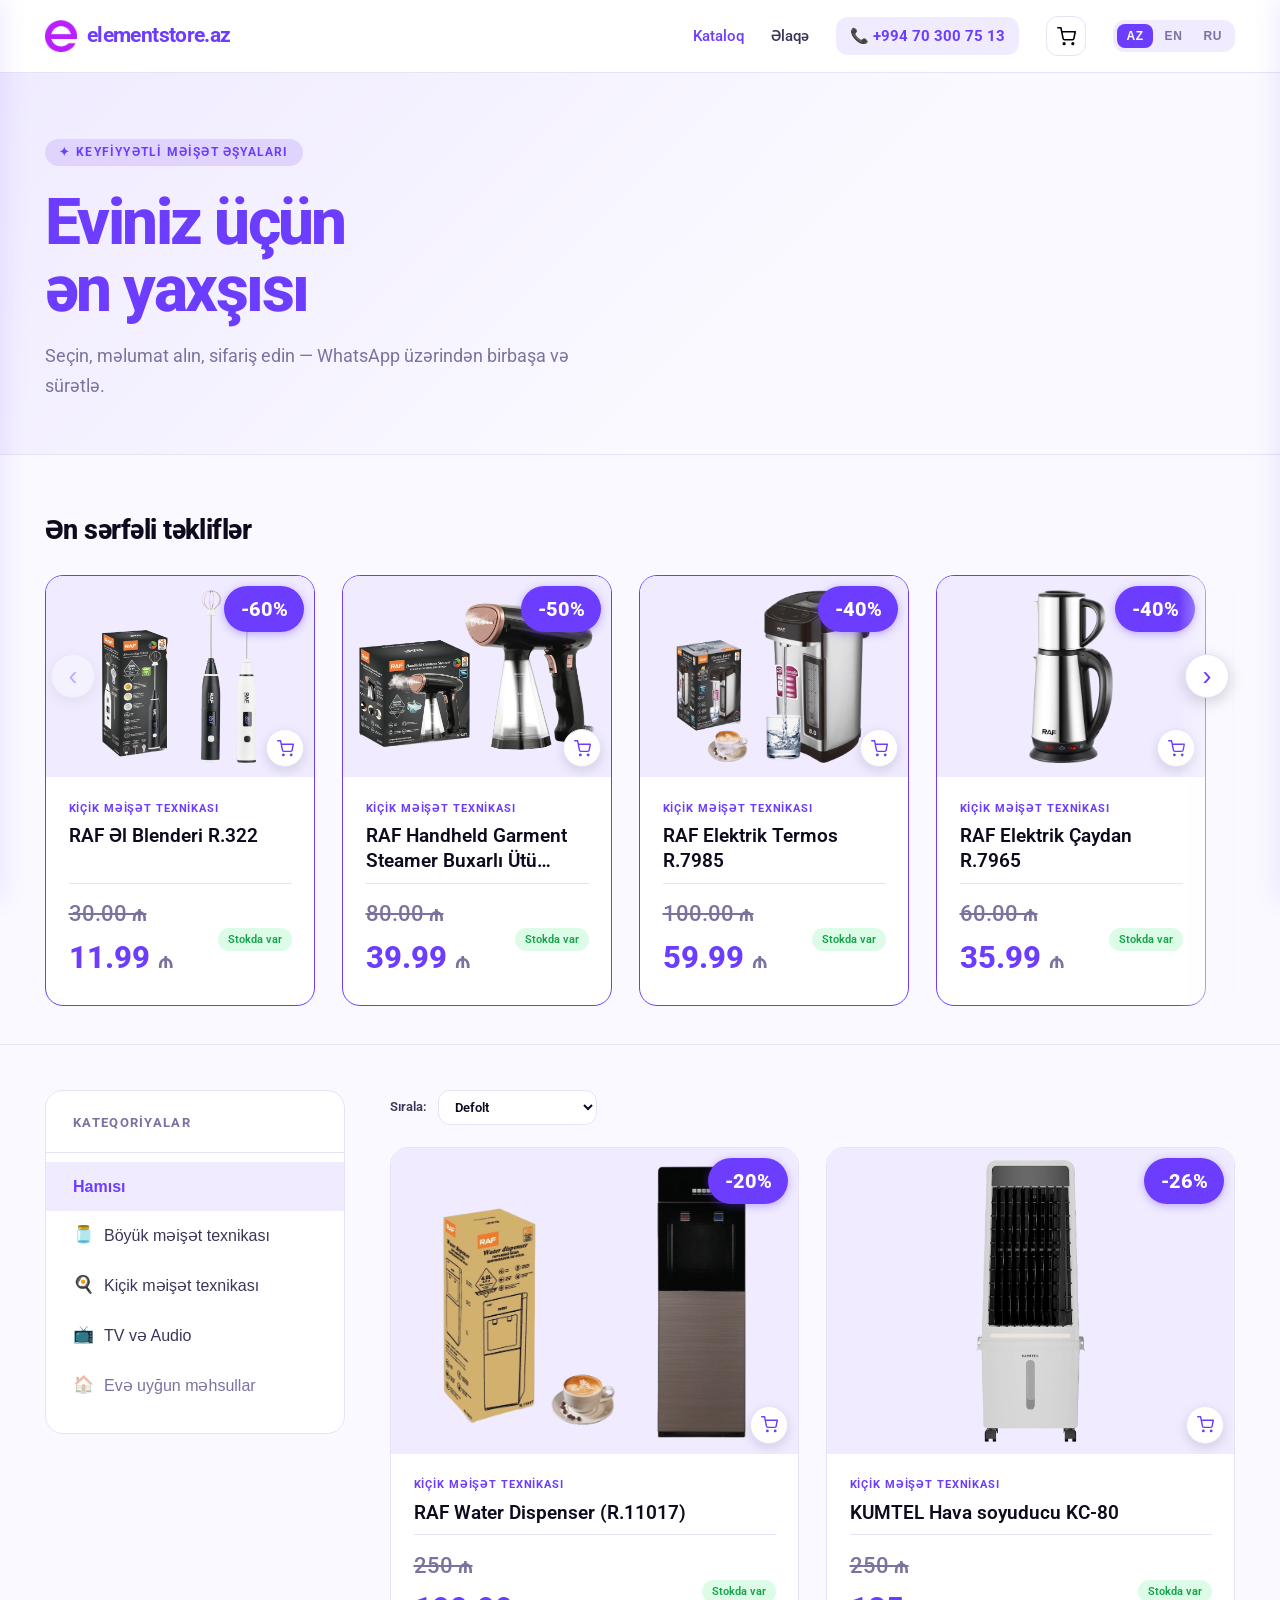
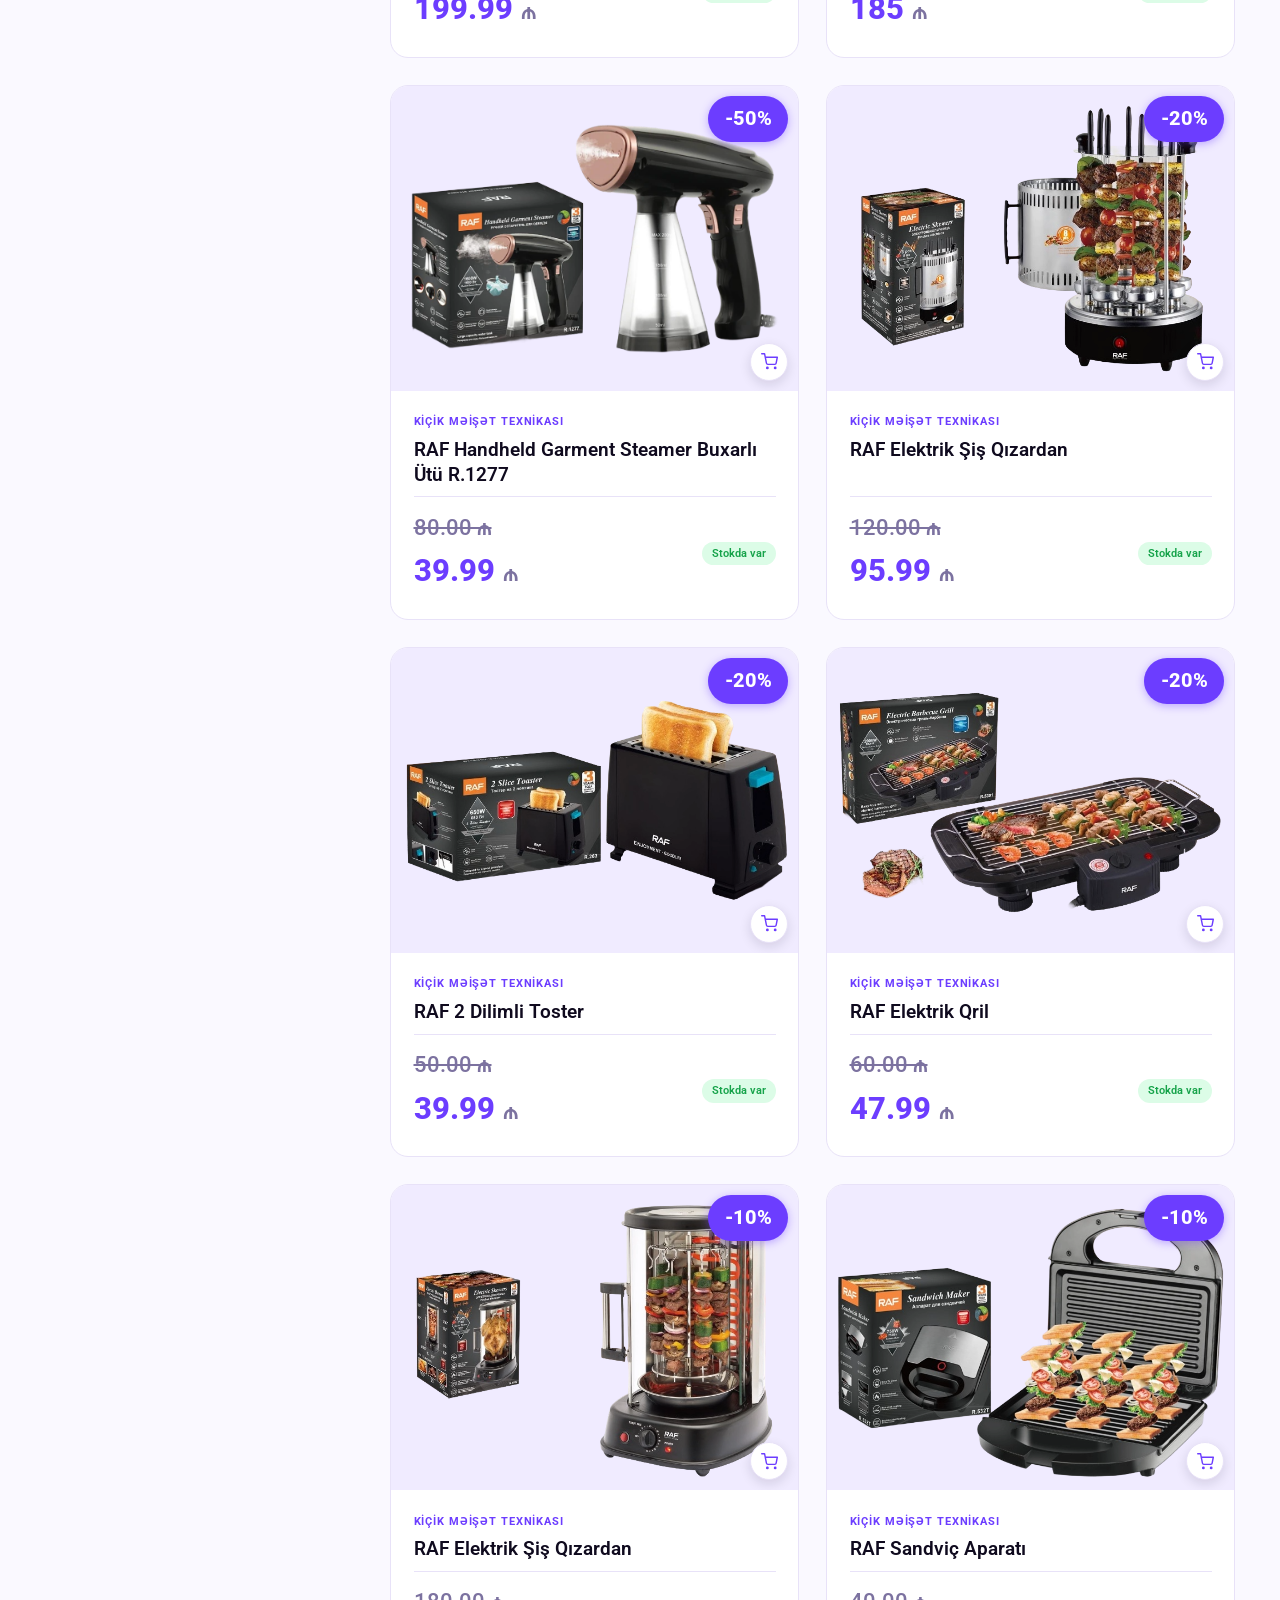
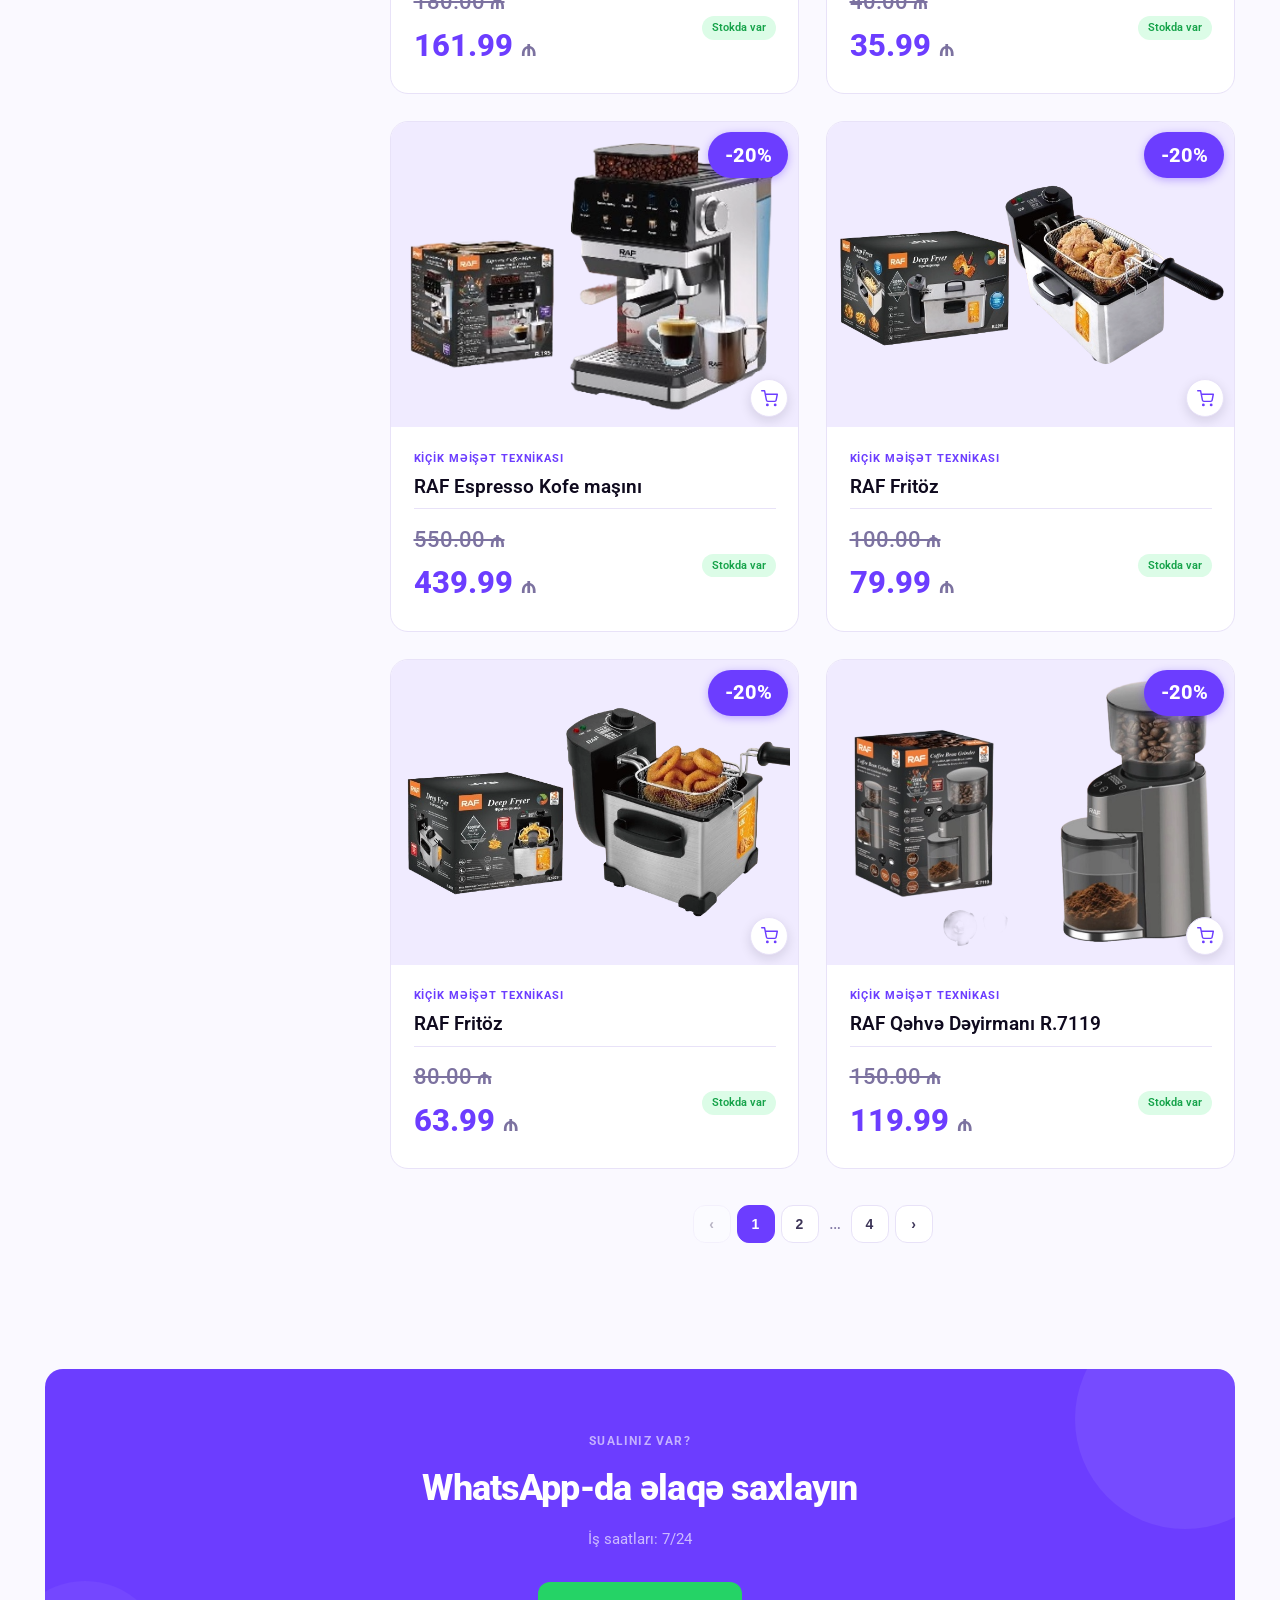
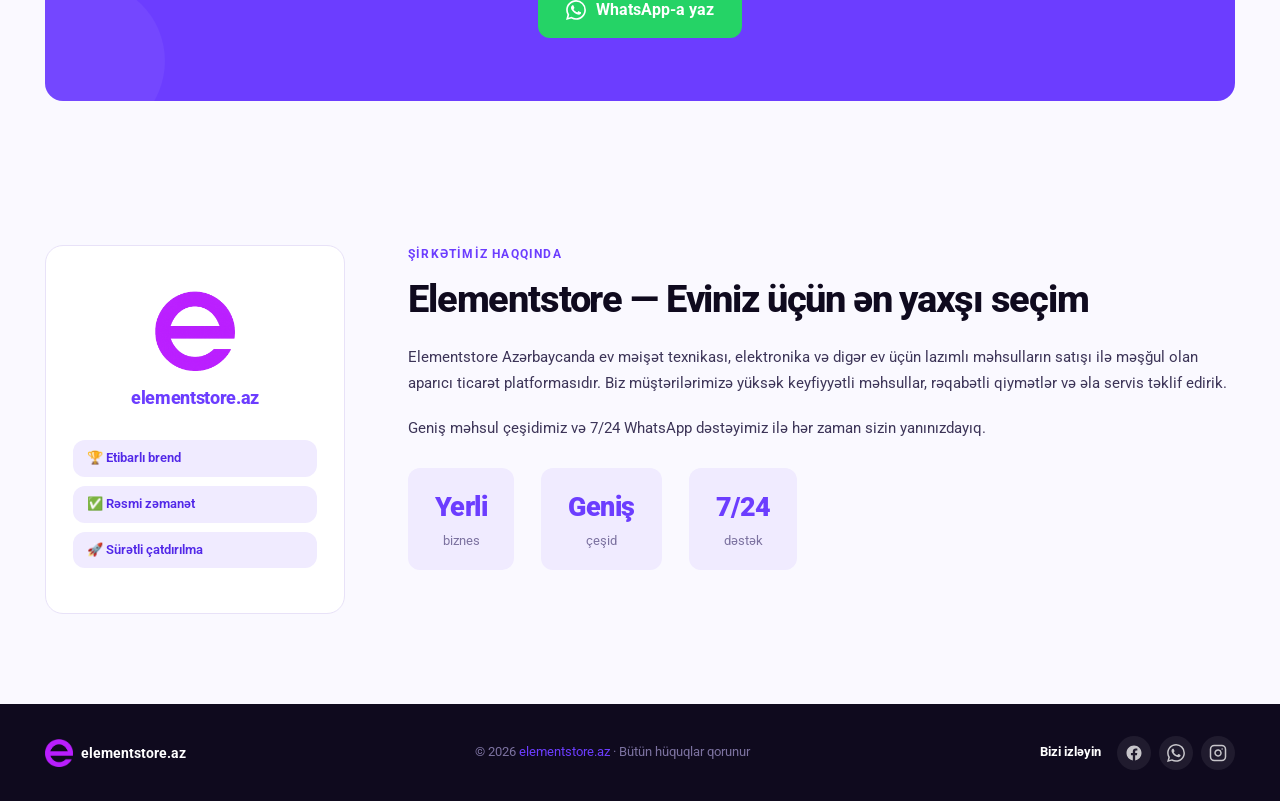
<file: index.html>
<!doctype html>
<html lang="az" data-lang="az">
    <head>
        <meta charset="UTF-8" />
        <meta name="viewport" content="width=device-width, initial-scale=1.0" />
        <title>Elementstore — Ev Məişət Əşyaları</title>
        <meta
            name="description"
            content="Elementstore — Azərbaycanda ev məişət texnikası, elektronika və ev üçün lazımlı məhsullar. Seçin, WhatsApp üzərindən birbaşa sifariş edin."
        />
        <link rel="canonical" href="https://elementstore.az/" />

        <meta property="og:type" content="website" />
        <meta property="og:site_name" content="Elementstore" />
        <meta property="og:title" content="Elementstore — Ev Məişət Əşyaları" />
        <meta
            property="og:description"
            content="Ev məişət texnikası və elektronika — WhatsApp üzərindən birbaşa sifariş edin."
        />
        <meta property="og:url" content="https://elementstore.az/" />
        <meta
            property="og:image"
            content="https://elementstore.az/images/logo-icon.png"
        />
        <meta name="twitter:card" content="summary" />
        <meta
            name="twitter:title"
            content="Elementstore — Ev Məişət Əşyaları"
        />
        <meta
            name="twitter:description"
            content="Ev məişət texnikası və elektronika — WhatsApp üzərindən birbaşa sifariş edin."
        />

        <link
            rel="icon"
            href="images/favicon-32.png"
            type="image/png"
            sizes="32x32"
        />
        <link
            rel="icon"
            href="images/favicon-16.png"
            type="image/png"
            sizes="16x16"
        />
        <link rel="stylesheet" href="css/style.css" />
        <script type="application/ld+json">
            {
                "@context": "https://schema.org",
                "@type": "Store",
                "name": "Elementstore",
                "url": "https://elementstore.az/",
                "telephone": "+994703007513",
                "image": "https://elementstore.az/images/logo-icon.png",
                "address": {
                    "@type": "PostalAddress",
                    "addressCountry": "AZ"
                }
            }
        </script>
    </head>
    <body>
        <header class="site-header">
            <div class="container">
                <div class="header-inner">
                    <a href="index.html" class="logo">
                        <img
                            src="images/logo-icon.png"
                            alt="Elementstore"
                            class="logo-img"
                        />
                        <span class="logo-text">elementstore.az</span>
                    </a>
                    <nav class="header-nav">
                        <a
                            href="index.html"
                            class="nav-link active nav-hide-mobile"
                            data-i18n="nav_catalog"
                            >Kataloq</a
                        >
                        <a
                            href="#contact"
                            class="nav-link"
                            data-i18n="nav_contact"
                            >Əlaqə</a
                        >
                        <a href="tel:+994703007513" class="nav-phone"
                            >📞 +994 70 300 75 13</a
                        >
                        <button class="cart-btn" id="cartBtn" aria-label="Səbət">
                            <svg
                                width="19"
                                height="19"
                                viewBox="0 0 24 24"
                                fill="none"
                                stroke="currentColor"
                                stroke-width="2"
                                stroke-linecap="round"
                                stroke-linejoin="round"
                            >
                                <circle cx="9" cy="21" r="1" />
                                <circle cx="20" cy="21" r="1" />
                                <path
                                    d="M1 1h4l2.68 13.39a2 2 0 0 0 2 1.61h9.72a2 2 0 0 0 2-1.61L23 6H6"
                                />
                            </svg>
                            <span
                                class="cart-badge"
                                style="display: none"
                                >0</span
                            >
                        </button>
                        <!-- Language switcher -->
                        <div class="lang-switcher">
                            <button class="lang-btn active" data-lang="az">
                                AZ
                            </button>
                            <button class="lang-btn" data-lang="en">EN</button>
                            <button class="lang-btn" data-lang="ru">RU</button>
                        </div>
                        <button
                            class="mobile-menu-btn"
                            id="mobileMenuBtn"
                            aria-label="Menyu"
                        >
                            <span></span><span></span><span></span>
                        </button>
                    </nav>
                </div>
            </div>
        </header>

        <!-- Mobile category drawer -->
        <div class="mobile-overlay" id="mobileOverlay"></div>
        <aside class="mobile-sidebar" id="mobileSidebar">
            <div class="mobile-sidebar-header">
                <span data-i18n="categories">Kateqoriyalar</span>
                <button class="mobile-close-btn" id="mobileSidebarClose">
                    ✕
                </button>
            </div>
            <ul class="mobile-cat-list" id="mobileCatList">
                <li>
                    <button
                        class="mobile-cat-btn active"
                        data-cat="all"
                        data-i18n="all"
                    >
                        Hamısı
                    </button>
                </li>
            </ul>
        </aside>

        <!-- Cart drawer -->
        <div class="cart-overlay" id="cartOverlay"></div>
        <aside class="cart-drawer" id="cartDrawer">
            <div class="cart-drawer-header">
                <span data-i18n="cart_title">Səbət</span>
                <button class="mobile-close-btn" id="cartClose">✕</button>
            </div>
            <div class="cart-drawer-body" id="cartBody"></div>
            <div class="cart-drawer-footer" id="cartFooter"></div>
        </aside>

        <!-- Floating cart button — stays reachable without scrolling back to the header -->
        <button class="cart-fab cart-btn" aria-label="Səbət">
            <svg
                width="24"
                height="24"
                viewBox="0 0 24 24"
                fill="none"
                stroke="currentColor"
                stroke-width="2"
                stroke-linecap="round"
                stroke-linejoin="round"
            >
                <circle cx="9" cy="21" r="1" />
                <circle cx="20" cy="21" r="1" />
                <path
                    d="M1 1h4l2.68 13.39a2 2 0 0 0 2 1.61h9.72a2 2 0 0 0 2-1.61L23 6H6"
                />
            </svg>
            <span class="cart-badge" style="display: none">0</span>
        </button>

        <main>
            <!-- Hero -->
            <section class="hero">
                <div class="container">
                    <div class="hero-inner">
                        <div class="hero-content">
                            <p class="hero-eyebrow">
                                ✦
                                <span data-i18n="hero_eyebrow"
                                    >Keyfiyyətli məişət əşyaları</span
                                >
                            </p>
                            <h1 class="hero-title">
                                <span data-i18n="hero_title1">Eviniz üçün</span
                                ><br />
                                <span data-i18n="hero_title2">ən yaxşısı</span>
                            </h1>
                            <p class="hero-sub" data-i18n="hero_sub">
                                Seçin, məlumat alın, sifariş edin — WhatsApp
                                üzərindən birbaşa və sürətlə.
                            </p>
                        </div>

                        <!-- Campaign banner (hidden until data/campaign.json says it's on) -->
                        <div
                            class="campaign-banner"
                            id="campaignBanner"
                            style="display: none"
                        >
                            <div class="campaign-badge">
                                <span class="campaign-title" id="campaignTitle"
                                    >Avqust Kampaniyası</span
                                >
                            </div>
                            <p class="campaign-text" id="campaignSubtitle">
                                Seçilmiş məhsullarda endirimlər bitməzdən əvvəl
                                tələsin!
                            </p>
                            <div class="campaign-timer" id="campaignTimer">
                                <div class="campaign-timer-unit">
                                    <span
                                        class="campaign-timer-num"
                                        id="timerDays"
                                        >00</span
                                    >
                                    <span
                                        class="campaign-timer-label"
                                        data-i18n="timer_days"
                                        >gün</span
                                    >
                                </div>
                                <div class="campaign-timer-unit">
                                    <span
                                        class="campaign-timer-num"
                                        id="timerHours"
                                        >00</span
                                    >
                                    <span
                                        class="campaign-timer-label"
                                        data-i18n="timer_hours"
                                        >saat</span
                                    >
                                </div>
                                <div class="campaign-timer-unit">
                                    <span
                                        class="campaign-timer-num"
                                        id="timerMinutes"
                                        >00</span
                                    >
                                    <span
                                        class="campaign-timer-label"
                                        data-i18n="timer_minutes"
                                        >dəq</span
                                    >
                                </div>
                                <div class="campaign-timer-unit">
                                    <span
                                        class="campaign-timer-num"
                                        id="timerSeconds"
                                        >00</span
                                    >
                                    <span
                                        class="campaign-timer-label"
                                        data-i18n="timer_seconds"
                                        >san</span
                                    >
                                </div>
                            </div>
                            <a
                                href="#featuredSection"
                                class="discount-cta"
                                data-i18n="discount_cta"
                                >İndi bax →</a
                            >
                        </div>
                    </div>
                </div>
            </section>

            <!-- Featured / best deals (hidden if there's nothing to feature) -->
            <section
                class="featured-section"
                id="featuredSection"
                style="display: none"
            >
                <div class="container">
                    <h2 class="featured-title" data-i18n="featured_title">
                        Ən sərfəli təkliflər
                    </h2>
                    <div class="featured-carousel-wrap">
                        <button
                            class="featured-arrow featured-arrow-left hidden"
                            id="featuredPrev"
                            aria-label="Geri"
                        >
                            ‹
                        </button>
                        <div class="featured-grid" id="featuredGrid"></div>
                        <button
                            class="featured-arrow featured-arrow-right hidden"
                            id="featuredNext"
                            aria-label="İrəli"
                        >
                            ›
                        </button>
                    </div>
                </div>
            </section>

            <!-- Catalog -->
            <section class="catalog-section" id="catalog">
                <div class="container">
                    <div class="catalog-layout">
                        <!-- Desktop sidebar -->
                        <aside class="cat-sidebar">
                            <div
                                class="cat-sidebar-title"
                                data-i18n="categories"
                            >
                                Kateqoriyalar
                            </div>
                            <ul class="cat-list" id="catList">
                                <li>
                                    <button
                                        class="cat-btn active"
                                        data-cat="all"
                                        data-i18n="all"
                                    >
                                        Hamısı
                                    </button>
                                </li>
                            </ul>
                        </aside>

                        <!-- Products -->
                        <div class="catalog-main">
                            <!-- Sort toolbar -->
                            <div class="catalog-toolbar">
                                <div class="toolbar-group">
                                    <label
                                        for="sortSelect"
                                        data-i18n="sort_label"
                                        >Sırala:</label
                                    >
                                    <select
                                        id="sortSelect"
                                        class="toolbar-select"
                                    >
                                        <option
                                            value="default"
                                            data-i18n="sort_default"
                                        >
                                            Defolt
                                        </option>
                                        <option
                                            value="price_asc"
                                            data-i18n="sort_price_asc"
                                        >
                                            Qiymət: azdan çoxa
                                        </option>
                                        <option
                                            value="price_desc"
                                            data-i18n="sort_price_desc"
                                        >
                                            Qiymət: çoxdan aza
                                        </option>
                                    </select>
                                </div>
                            </div>
                            <!-- Mobile category button -->
                            <div class="mobile-cat-trigger-bar">
                                <button
                                    class="mobile-cat-trigger"
                                    id="mobileCatTrigger"
                                >
                                    <svg
                                        width="18"
                                        height="14"
                                        viewBox="0 0 18 14"
                                        fill="none"
                                    >
                                        <rect
                                            width="18"
                                            height="2"
                                            rx="1"
                                            fill="currentColor"
                                        />
                                        <rect
                                            y="6"
                                            width="18"
                                            height="2"
                                            rx="1"
                                            fill="currentColor"
                                        />
                                        <rect
                                            y="12"
                                            width="18"
                                            height="2"
                                            rx="1"
                                            fill="currentColor"
                                        />
                                    </svg>
                                    <span data-i18n="categories"
                                        >Kateqoriyalar</span
                                    >
                                </button>
                                <span
                                    class="active-cat-label"
                                    id="activeCatLabel"
                                    >Hamısı</span
                                >
                            </div>
                            <div class="product-grid" id="productGrid">
                                <div class="loading-state" data-i18n="loading">
                                    Məhsullar yüklənir...
                                </div>
                            </div>
                            <div class="pagination" id="pagination"></div>
                        </div>
                    </div>
                </div>
            </section>

            <!-- Contact section -->
            <section class="contact-section" id="contact">
                <div class="container">
                    <div class="contact-card">
                        <p class="contact-label" data-i18n="contact_label">
                            Sualınız var?
                        </p>
                        <h2 class="contact-title" data-i18n="contact_title">
                            WhatsApp-da əlaqə saxlayın
                        </h2>
                        <p class="contact-sub" data-i18n="contact_hours">
                            İş saatları: 7/24
                        </p>
                        <a
                            href="https://wa.me/994703007513"
                            target="_blank"
                            class="btn-whatsapp"
                        >
                            <svg
                                width="20"
                                height="20"
                                viewBox="0 0 24 24"
                                fill="currentColor"
                                style="flex-shrink: 0"
                            >
                                <path
                                    d="M17.472 14.382c-.297-.149-1.758-.867-2.03-.967-.273-.099-.471-.148-.67.15-.197.297-.767.966-.94 1.164-.173.199-.347.223-.644.075-.297-.15-1.255-.463-2.39-1.475-.883-.788-1.48-1.761-1.653-2.059-.173-.297-.018-.458.13-.606.134-.133.298-.347.446-.52.149-.174.198-.298.298-.497.099-.198.05-.371-.025-.52-.075-.149-.669-1.612-.916-2.207-.242-.579-.487-.5-.669-.51-.173-.008-.371-.01-.57-.01-.198 0-.52.074-.792.372-.272.297-1.04 1.016-1.04 2.479 0 1.462 1.065 2.875 1.213 3.074.149.198 2.096 3.2 5.077 4.487.709.306 1.262.489 1.694.625.712.227 1.36.195 1.871.118.571-.085 1.758-.719 2.006-1.413.248-.694.248-1.289.173-1.413-.074-.124-.272-.198-.57-.347m-5.421 7.403h-.004a9.87 9.87 0 01-5.031-1.378l-.361-.214-3.741.982.998-3.648-.235-.374a9.86 9.86 0 01-1.51-5.26c.001-5.45 4.436-9.884 9.888-9.884 2.64 0 5.122 1.03 6.988 2.898a9.825 9.825 0 012.893 6.994c-.003 5.45-4.437 9.884-9.885 9.884m8.413-18.297A11.815 11.815 0 0012.05 0C5.495 0 .16 5.335.157 11.892c0 2.096.547 4.142 1.588 5.945L.057 24l6.305-1.654a11.882 11.882 0 005.683 1.448h.005c6.554 0 11.89-5.335 11.893-11.893a11.821 11.821 0 00-3.48-8.413z"
                                />
                            </svg>
                            <span data-i18n="contact_btn">WhatsApp-a yaz</span>
                        </a>
                    </div>
                </div>
            </section>

            <!-- About Us section -->
            <section class="about-section" id="about">
                <div class="container">
                    <div class="about-inner">
                        <div class="about-logo-col">
                            <div class="about-logo-wrap">
                                <img
                                    src="images/logo-icon.png"
                                    alt="Elementstore logo"
                                    class="about-logo-img"
                                />
                                <span class="about-logo-text"
                                    >elementstore.az</span
                                >
                            </div>
                            <div class="about-badges">
                                <span class="about-badge"
                                    >🏆
                                    <span data-i18n="about_badge1"
                                        >Etibarlı brend</span
                                    ></span
                                >
                                <span class="about-badge"
                                    >✅
                                    <span data-i18n="about_badge2"
                                        >Rəsmi zəmanət</span
                                    ></span
                                >
                                <span class="about-badge"
                                    >🚀
                                    <span data-i18n="about_badge3"
                                        >Sürətli çatdırılma</span
                                    ></span
                                >
                            </div>
                        </div>
                        <div class="about-content">
                            <p class="about-eyebrow" data-i18n="about_eyebrow">
                                Şirkətimiz Haqqında
                            </p>
                            <h2 class="about-title" data-i18n="about_title">
                                Elementstore — Eviniz üçün ən yaxşı seçim
                            </h2>
                            <p class="about-text" data-i18n="about_text1">
                                Elementstore Azərbaycanda ev məişət texnikası,
                                elektronika və digər ev üçün lazımlı məhsulların
                                satışı ilə məşğul olan aparıcı ticarət
                                platformasıdır. Biz müştərilərimizə yüksək
                                keyfiyyətli məhsullar, rəqabətli qiymətlər və
                                əla servis təklif edirik.
                            </p>
                            <p class="about-text" data-i18n="about_text2">
                                Geniş məhsul çeşidimiz və 7/24 WhatsApp
                                dəstəyimiz ilə hər zaman sizin yanınızdayıq.
                            </p>
                            <div class="about-stats-row">
                                <div class="about-stat">
                                    <strong data-i18n="stat_local_title"
                                        >Yerli</strong
                                    >
                                    <span data-i18n="stat_local">biznes</span>
                                </div>
                                <div class="about-stat">
                                    <strong data-i18n="stat_wide_title"
                                        >Geniş</strong
                                    >
                                    <span data-i18n="stat_wide">çeşid</span>
                                </div>
                                <div class="about-stat">
                                    <strong>7/24</strong>
                                    <span data-i18n="about_support"
                                        >dəstək</span
                                    >
                                </div>
                            </div>
                        </div>
                    </div>
                </div>
            </section>
        </main>

        <footer class="site-footer">
            <div class="container">
                <div class="footer-inner">
                    <a href="index.html" class="footer-logo">
                        <img
                            src="images/logo-icon.png"
                            alt="e"
                            class="footer-logo-img"
                        />
                        <span>elementstore.az</span>
                    </a>
                    <p class="footer-copy">
                        © 2026 <a href="index.html">elementstore.az</a> ·
                        <span data-i18n="footer_rights"
                            >Bütün hüquqlar qorunur</span
                        >
                    </p>
                    <div class="footer-social">
                        <span class="footer-social-title" data-i18n="follow_us"
                            >Bizi izləyin</span
                        >
                        <div class="footer-social-icons">
                            <a
                                href="https://www.facebook.com/profile.php?id=61591200131499"
                                target="_blank"
                                rel="noopener"
                                class="footer-social-icon"
                                aria-label="Facebook"
                            >
                                <svg
                                    width="18"
                                    height="18"
                                    viewBox="0 0 24 24"
                                    fill="currentColor"
                                >
                                    <path
                                        d="M22 12.07C22 6.48 17.52 2 12 2S2 6.48 2 12.07c0 5 3.66 9.15 8.44 9.93v-7.03H7.9v-2.9h2.54V9.85c0-2.51 1.49-3.89 3.77-3.89 1.09 0 2.24.2 2.24.2v2.46h-1.26c-1.24 0-1.63.77-1.63 1.56v1.88h2.78l-.45 2.9h-2.33V22c4.78-.78 8.44-4.93 8.44-9.93z"
                                    />
                                </svg>
                            </a>
                            <a
                                href="https://wa.me/994703007513"
                                target="_blank"
                                rel="noopener"
                                class="footer-social-icon"
                                aria-label="WhatsApp"
                            >
                                <svg
                                    width="18"
                                    height="18"
                                    viewBox="0 0 24 24"
                                    fill="currentColor"
                                >
                                    <path
                                        d="M17.472 14.382c-.297-.149-1.758-.867-2.03-.967-.273-.099-.471-.148-.67.15-.197.297-.767.966-.94 1.164-.173.199-.347.223-.644.075-.297-.15-1.255-.463-2.39-1.475-.883-.788-1.48-1.761-1.653-2.059-.173-.297-.018-.458.13-.606.134-.133.298-.347.446-.52.149-.174.198-.298.298-.497.099-.198.05-.371-.025-.52-.075-.149-.669-1.612-.916-2.207-.242-.579-.487-.5-.669-.51-.173-.008-.371-.01-.57-.01-.198 0-.52.074-.792.372-.272.297-1.04 1.016-1.04 2.479 0 1.462 1.065 2.875 1.213 3.074.149.198 2.096 3.2 5.077 4.487.709.306 1.262.489 1.694.625.712.227 1.36.195 1.871.118.571-.085 1.758-.719 2.006-1.413.248-.694.248-1.289.173-1.413-.074-.124-.272-.198-.57-.347m-5.421 7.403h-.004a9.87 9.87 0 01-5.031-1.378l-.361-.214-3.741.982.998-3.648-.235-.374a9.86 9.86 0 01-1.51-5.26c.001-5.45 4.436-9.884 9.888-9.884 2.64 0 5.122 1.03 6.988 2.898a9.825 9.825 0 012.893 6.994c-.003 5.45-4.437 9.884-9.885 9.884m8.413-18.297A11.815 11.815 0 0012.05 0C5.495 0 .16 5.335.157 11.892c0 2.096.547 4.142 1.588 5.945L.057 24l6.305-1.654a11.882 11.882 0 005.683 1.448h.005c6.554 0 11.89-5.335 11.893-11.893a11.821 11.821 0 00-3.48-8.413z"
                                    />
                                </svg>
                            </a>
                            <a
                                href="https://www.instagram.com/elementstore.az"
                                target="_blank"
                                rel="noopener"
                                class="footer-social-icon"
                                aria-label="Instagram"
                            >
                                <svg
                                    width="18"
                                    height="18"
                                    viewBox="0 0 24 24"
                                    fill="none"
                                    stroke="currentColor"
                                    stroke-width="2"
                                    stroke-linecap="round"
                                    stroke-linejoin="round"
                                >
                                    <rect
                                        x="2"
                                        y="2"
                                        width="20"
                                        height="20"
                                        rx="5"
                                        ry="5"
                                    />
                                    <path
                                        d="M16 11.37A4 4 0 1 1 12.63 8 4 4 0 0 1 16 11.37z"
                                    />
                                    <line x1="17.5" y1="6.5" x2="17.51" y2="6.5" />
                                </svg>
                            </a>
                        </div>
                    </div>
                </div>
            </div>
        </footer>

        <script src="js/i18n.js"></script>
        <script src="js/cart.js"></script>
        <script src="js/main.js"></script>
    </body>
</html>
</file>
<file: css/style.css>
/* ============================================
   Elementstore — Ana stil faylı
   ============================================ */
@import url("https://fonts.googleapis.com/css2?family=Roboto:wght@400;500;700;800&subset=latin,latin-ext&display=swap");
*,
*::before,
*::after {
    box-sizing: border-box;
    margin: 0;
    padding: 0;
}

:root {
    --purple: #6c3dff;
    --purple-dark: #5228e8;
    --purple-deep: #3a1ab8;
    --purple-light: #f0ebff;
    --purple-mid: #e0d4ff;
    --ink: #0f0a1e;
    --ink-mid: #3d3558;
    --ink-soft: #7c72a0;
    --line: #e8e2f8;
    --bg: #faf9ff;
    --white: #ffffff;
    --green: #16a34a;
    --green-bg: #dcfce7;
    --radius-sm: 6px;
    --radius: 12px;
    --radius-lg: 18px;
    font-size: 18px;
}

html {
    overflow-x: clip;
}
body {
    font-family: "Roboto", Arial, sans-serif;
    background: var(--bg);
    color: var(--ink);
    line-height: 1.6;
    min-height: 100vh;
    overflow-x: clip;
}

.container {
    width: min(1800px, 100% - 5rem);
    margin: 0 auto;
}

/* ---- Header ---- */
.site-header {
    background: var(--white);
    border-bottom: 1px solid var(--line);
    position: sticky;
    top: 0;
    z-index: 200;
}
.header-inner {
    display: flex;
    align-items: center;
    justify-content: space-between;
    height: 72px;
}
.logo {
    display: flex;
    align-items: center;
    gap: 10px;
    text-decoration: none;
    color: var(--ink);
}
.logo-img {
    height: 32px;
    width: 32px;
    animation: logo-hop-in 1.2s ease-in-out;
}
/* Three hops of decreasing size, arriving from the left and settling in
   place — each hop is an up-arc (rise) followed by a landing (fall). */
@keyframes logo-hop-in {
    0% {
        transform: translate(-150px, 0);
        opacity: 0;
    }
    6% {
        opacity: 1;
    }
    15% {
        transform: translate(-100px, -40px);
    }
    25% {
        transform: translate(-70px, 0);
    }
    38% {
        transform: translate(-40px, -22px);
    }
    48% {
        transform: translate(-20px, 0);
    }
    60% {
        transform: translate(-8px, -10px);
    }
    70% {
        transform: translate(0, 0);
    }
    80% {
        transform: translate(0, -3px);
    }
    100% {
        transform: translate(0, 0);
    }
}
.logo-text {
    font-size: 21px;
    font-weight: 700;
    letter-spacing: -0.03em;
    color: var(--purple);
}
.header-nav {
    display: flex;
    align-items: center;
    gap: 1.5rem;
}
.nav-link {
    font-size: 15px;
    font-weight: 500;
    color: var(--ink-mid);
    text-decoration: none;
    transition: color 0.15s;
}
.nav-link:hover,
.nav-link.active {
    color: var(--purple);
}
.nav-phone {
    display: flex;
    align-items: center;
    gap: 6px;
    font-size: 15px;
    font-weight: 700;
    color: var(--purple);
    text-decoration: none;
    background: var(--purple-light);
    padding: 7px 14px;
    border-radius: var(--radius);
    transition:
        background 0.15s,
        color 0.15s;
    white-space: nowrap;
}
.nav-phone:hover {
    background: var(--purple-mid);
}

/* ---- Cart button (header) ---- */
.cart-btn {
    position: relative;
    display: flex;
    align-items: center;
    justify-content: center;
    width: 40px;
    height: 40px;
    background: none;
    border: 1.5px solid var(--line);
    border-radius: var(--radius);
    font-size: 18px;
    cursor: pointer;
    transition: background 0.15s, border-color 0.15s;
    flex-shrink: 0;
}
.cart-btn:hover {
    background: var(--purple-light);
    border-color: var(--purple-mid);
}
.cart-badge {
    position: absolute;
    top: -6px;
    right: -6px;
    min-width: 18px;
    height: 18px;
    padding: 0 4px;
    border-radius: 999px;
    background: var(--purple);
    color: #fff;
    font-size: 11px;
    font-weight: 700;
    line-height: 18px;
    text-align: center;
}

/* ---- Floating cart button — stays reachable while scrolled anywhere on
   the page. Only appears once the cart actually has something in it. ---- */
.cart-fab {
    position: fixed;
    right: 22px;
    bottom: 22px;
    width: 56px;
    height: 56px;
    border: none;
    border-radius: 50%;
    background: var(--purple);
    color: #fff;
    box-shadow: 0 8px 24px rgba(108, 61, 255, 0.4);
    z-index: 250;
    opacity: 0;
    transform: scale(0.75);
    pointer-events: none;
    transition:
        opacity 0.2s,
        transform 0.2s,
        background 0.15s;
}
.cart-fab.visible {
    opacity: 1;
    transform: scale(1);
    pointer-events: auto;
}
.cart-fab:hover {
    background: var(--purple-dark);
}
.cart-fab .cart-badge {
    top: -2px;
    right: -2px;
    background: #fff;
    color: var(--purple);
    border: 1.5px solid var(--purple);
}

/* Mobile hamburger button (hidden on desktop) */
.mobile-menu-btn {
    display: none;
    flex-direction: column;
    gap: 5px;
    background: none;
    border: none;
    cursor: pointer;
    padding: 6px;
    border-radius: var(--radius-sm);
}
.mobile-menu-btn span {
    display: block;
    width: 22px;
    height: 2px;
    background: var(--ink);
    border-radius: 2px;
    transition: background 0.15s;
}
.mobile-menu-btn:hover span {
    background: var(--purple);
}

/* ---- Mobile sidebar overlay (shared with the cart drawer) ---- */
.mobile-overlay,
.cart-overlay {
    display: none;
    position: fixed;
    inset: 0;
    background: rgba(0, 0, 0, 0.45);
    z-index: 300;
    opacity: 0;
    transition: opacity 0.25s;
}
.mobile-overlay.open,
.cart-overlay.open {
    display: block;
    opacity: 1;
}

.mobile-sidebar {
    position: fixed;
    top: 0;
    left: 0;
    width: 280px;
    height: 100%;
    background: var(--white);
    z-index: 400;
    transform: translateX(-100%);
    transition: transform 0.28s cubic-bezier(0.4, 0, 0.2, 1);
    display: flex;
    flex-direction: column;
    box-shadow: 4px 0 24px rgba(108, 61, 255, 0.1);
}
.mobile-sidebar.open {
    transform: translateX(0);
}

/* Cart drawer mirrors the mobile category sidebar but slides in from the
   right, which is the conventional side for a cart panel. */
.cart-drawer {
    position: fixed;
    top: 0;
    right: 0;
    width: 340px;
    max-width: 100%;
    height: 100%;
    background: var(--white);
    z-index: 400;
    transform: translateX(100%);
    transition: transform 0.28s cubic-bezier(0.4, 0, 0.2, 1);
    display: flex;
    flex-direction: column;
    box-shadow: -4px 0 24px rgba(108, 61, 255, 0.1);
}
.cart-drawer.open {
    transform: translateX(0);
}

.mobile-sidebar-header,
.cart-drawer-header {
    display: flex;
    align-items: center;
    justify-content: space-between;
    padding: 1rem 1.25rem;
    border-bottom: 1px solid var(--line);
    font-size: 15px;
    font-weight: 700;
    color: var(--ink);
}
.mobile-close-btn {
    background: none;
    border: none;
    font-size: 18px;
    cursor: pointer;
    color: var(--ink-soft);
    padding: 4px 8px;
    border-radius: var(--radius-sm);
    transition: color 0.15s;
}
.mobile-close-btn:hover {
    color: var(--purple);
}

.mobile-cat-list {
    list-style: none;
    overflow-y: auto;
    flex: 1;
    padding: 0.5rem 0;
}
.mobile-cat-btn {
    display: flex;
    align-items: center;
    gap: 10px;
    width: 100%;
    background: none;
    border: none;
    text-align: left;
    font-size: 14px;
    font-weight: 500;
    color: var(--ink-mid);
    padding: 0.7rem 1.25rem;
    cursor: pointer;
    transition:
        background 0.12s,
        color 0.12s;
}
.mobile-cat-btn:hover {
    background: var(--purple-light);
    color: var(--purple);
}
.mobile-cat-btn.active {
    background: var(--purple-light);
    color: var(--purple);
    font-weight: 700;
}
.mobile-cat-btn--empty {
    color: var(--ink-soft);
}
.mobile-cat-btn--empty .cat-icon {
    opacity: 0.5;
}
.mobile-cat-row {
    display: flex;
    align-items: center;
}
.mobile-cat-row .mobile-cat-btn {
    flex: 1;
}

/* ---- Cart drawer body/footer ---- */
.cart-drawer-body {
    flex: 1;
    overflow-y: auto;
    padding: 0.5rem 1.25rem;
}
.cart-empty {
    display: flex;
    align-items: center;
    justify-content: center;
    height: 100%;
    color: var(--ink-soft);
    font-size: 14px;
    text-align: center;
}
.cart-item {
    display: flex;
    gap: 0.75rem;
    padding: 1rem 0;
    border-bottom: 1px solid var(--line);
}
.cart-item-img {
    width: 56px;
    height: 56px;
    flex-shrink: 0;
    border-radius: var(--radius-sm);
    background: var(--purple-light);
    display: flex;
    align-items: center;
    justify-content: center;
    overflow: hidden;
}
.cart-item-img img {
    width: 100%;
    height: 100%;
    object-fit: contain;
    padding: 4px;
}
.cart-item-img-placeholder {
    font-size: 20px;
}
.cart-item-info {
    flex: 1;
    min-width: 0;
}
.cart-item-name {
    font-size: 13.5px;
    font-weight: 600;
    color: var(--ink);
    line-height: 1.3;
    margin-bottom: 4px;
    display: -webkit-box;
    -webkit-line-clamp: 2;
    -webkit-box-orient: vertical;
    overflow: hidden;
}
.cart-item-price {
    font-size: 12.5px;
    color: var(--ink-soft);
    margin-bottom: 6px;
}
.cart-item-qty {
    display: inline-flex;
    align-items: center;
    gap: 10px;
    border: 1.5px solid var(--line);
    border-radius: var(--radius);
    padding: 2px 10px;
}
.cart-qty-btn {
    background: none;
    border: none;
    font-size: 15px;
    font-weight: 700;
    color: var(--purple);
    cursor: pointer;
    padding: 2px 4px;
    line-height: 1;
}
.cart-item-qty span {
    font-size: 13px;
    font-weight: 600;
    min-width: 14px;
    text-align: center;
}
.cart-item-side {
    display: flex;
    flex-direction: column;
    align-items: flex-end;
    justify-content: space-between;
}
.cart-item-total {
    font-size: 13.5px;
    font-weight: 700;
    color: var(--purple);
    white-space: nowrap;
}
.cart-item-remove {
    background: none;
    border: none;
    color: var(--ink-soft);
    font-size: 13px;
    cursor: pointer;
    padding: 4px;
    transition: color 0.15s;
}
.cart-item-remove:hover {
    color: #dc2626;
}
.cart-drawer-footer {
    padding: 1rem 1.25rem 1.25rem;
    border-top: 1px solid var(--line);
}
.cart-total-row {
    display: flex;
    align-items: center;
    justify-content: space-between;
    margin-bottom: 0.85rem;
}
.cart-total-amount {
    font-size: 16px;
    font-weight: 800;
    color: var(--ink);
}
.cart-clear-btn {
    background: none;
    border: none;
    color: var(--ink-soft);
    font-size: 12.5px;
    text-decoration: underline;
    cursor: pointer;
    padding: 0;
}
.cart-clear-btn:hover {
    color: #dc2626;
}

/* ---- Language Switcher ---- */
.lang-switcher {
    display: flex;
    align-items: center;
    gap: 3px;
    background: var(--purple-light);
    border-radius: var(--radius);
    padding: 4px;
}
.lang-btn {
    background: none;
    border: none;
    font-size: 12px;
    font-weight: 700;
    color: var(--ink-soft);
    padding: 5px 9px;
    border-radius: 8px;
    cursor: pointer;
    transition:
        background 0.15s,
        color 0.15s;
    letter-spacing: 0.05em;
}
.lang-btn:hover {
    color: var(--purple);
    background: var(--purple-mid);
}
.lang-btn.active {
    background: var(--purple);
    color: var(--white);
}

/* ---- Hero ---- */
.hero {
    padding: 3.5rem 0 3rem;
    background: linear-gradient(135deg, #f0ebff 0%, #faf9ff 60%);
    border-bottom: 1px solid var(--line);
}
.hero-inner {
    display: flex;
    flex-direction: row;
    align-items: center;
    justify-content: space-between;
    gap: 2rem;
    flex-wrap: wrap;
}
.hero-eyebrow {
    display: inline-flex;
    align-items: center;
    gap: 6px;
    font-size: 12px;
    font-weight: 700;
    letter-spacing: 0.1em;
    text-transform: uppercase;
    color: var(--purple);
    background: var(--purple-mid);
    padding: 4px 14px;
    border-radius: 20px;
    margin-bottom: 1.25rem;
}
.hero-title {
    font-size: clamp(2.4rem, 5vw, 4rem);
    font-weight: 800;
    line-height: 1.05;
    letter-spacing: -0.04em;
    color: var(--ink);
    margin-bottom: 1rem;
}
.hero-title span {
    color: var(--purple);
}
.hero-sub {
    font-size: 18px;
    color: var(--ink-soft);
    max-width: 540px;
    line-height: 1.65;
}

/* ---- Campaign Banner ---- */
.campaign-banner {
    background: linear-gradient(135deg, var(--ink) 0%, var(--purple-dark) 130%);
    border-radius: var(--radius-lg);
    padding: 3rem 3.25rem;
    color: var(--white);
    min-width: 330px;
    max-width: 480px;
    flex-shrink: 0;
    display: flex;
    flex-direction: column;
    gap: 1.1rem;
    box-shadow: 0 8px 32px rgba(15, 10, 30, 0.45);
    position: relative;
    overflow: hidden;
}
.campaign-banner::before {
    content: "";
    position: absolute;
    top: -40px;
    right: -40px;
    width: 140px;
    height: 140px;
    border-radius: 50%;
    background: rgba(255, 255, 255, 0.08);
}
.campaign-badge {
    display: flex;
    align-items: center;
    gap: 10px;
}
.campaign-eyebrow {
    font-size: 2.1rem;
    line-height: 1;
}
.campaign-title {
    font-size: 1.8rem;
    font-weight: 800;
    letter-spacing: -0.01em;
}
.campaign-text {
    font-size: 21px;
    line-height: 1.5;
    opacity: 0.92;
}
.campaign-timer {
    display: flex;
    gap: 10px;
}
.campaign-timer-unit {
    display: flex;
    flex-direction: column;
    align-items: center;
    background: rgba(255, 255, 255, 0.14);
    border-radius: var(--radius-sm);
    padding: 9px 6px;
    min-width: 72px;
}
.campaign-timer-num {
    font-size: 2rem;
    font-weight: 800;
    line-height: 1.1;
    font-variant-numeric: tabular-nums;
}
.campaign-timer-label {
    font-size: 13px;
    text-transform: uppercase;
    letter-spacing: 0.06em;
    opacity: 0.85;
}
.discount-cta {
    display: inline-block;
    background: rgba(255, 255, 255, 0.18);
    color: var(--white);
    font-size: 13px;
    font-weight: 700;
    padding: 8px 16px;
    border-radius: var(--radius);
    text-decoration: none;
    width: fit-content;
    transition: background 0.15s;
}
.discount-cta:hover {
    background: rgba(255, 255, 255, 0.3);
}

/* ---- Featured / best deals section ---- */
.featured-section {
    padding: 3rem 0 2rem;
    border-bottom: 1px solid var(--line);
    scroll-margin-top: 80px;
}
.featured-title {
    font-size: 1.5rem;
    font-weight: 800;
    letter-spacing: -0.02em;
    color: var(--ink);
    margin-bottom: 1.25rem;
}
.featured-carousel-wrap {
    position: relative;
}
.featured-grid {
    display: flex;
    flex-wrap: nowrap;
    gap: 1.5rem;
    overflow-x: auto;
    scroll-behavior: smooth;
    scrollbar-width: none;
    -ms-overflow-style: none;
    padding-bottom: 2px;
}
.featured-grid::-webkit-scrollbar {
    display: none;
}
/* Edge fade — when a card is sliced by the container edge, fading it out
   reads as "scroll for more" instead of looking like a layout bug. Same
   fade width everywhere, so it stays symmetric at any viewport size. */
.featured-grid.fade-right {
    -webkit-mask-image: linear-gradient(
        to right,
        black calc(100% - 56px),
        transparent 100%
    );
    mask-image: linear-gradient(
        to right,
        black calc(100% - 56px),
        transparent 100%
    );
}
.featured-grid.fade-left {
    -webkit-mask-image: linear-gradient(to left, black calc(100% - 56px), transparent 100%);
    mask-image: linear-gradient(to left, black calc(100% - 56px), transparent 100%);
}
.featured-grid.fade-left.fade-right {
    -webkit-mask-image: linear-gradient(
        to right,
        transparent 0,
        black 56px,
        black calc(100% - 56px),
        transparent 100%
    );
    mask-image: linear-gradient(
        to right,
        transparent 0,
        black 56px,
        black calc(100% - 56px),
        transparent 100%
    );
}
.featured-grid .product-card {
    border-color: var(--purple);
    flex: 0 0 270px;
    width: 270px;
    /* .product-card's base height:100% is meant for the CSS Grid catalog,
       where it resolves against a defined row height. Here the parent is
       a flex row with no explicit height, so height:100% fights against
       align-items:stretch instead of matching it — auto lets stretch work. */
    height: auto;
}
.featured-arrow {
    position: absolute;
    /* Centered on the product image (aspect-ratio 4/3 at the 270px card
       width ≈ 202px tall), not the whole card — the image is the widest,
       most visually prominent part of the row. */
    top: 101px;
    transform: translateY(-50%);
    z-index: 3;
    width: 44px;
    height: 44px;
    border-radius: 50%;
    background: var(--white);
    border: 1.5px solid var(--line);
    box-shadow: 0 4px 16px rgba(15, 10, 30, 0.18);
    display: flex;
    align-items: center;
    justify-content: center;
    font-size: 1.5rem;
    line-height: 1;
    color: var(--purple);
    cursor: pointer;
    transition:
        background 0.15s,
        opacity 0.15s;
}
.featured-arrow:hover {
    background: var(--purple-light);
}
.featured-arrow[disabled] {
    opacity: 0.35;
    cursor: default;
    pointer-events: none;
}
.featured-arrow.hidden {
    display: none;
}
.featured-arrow-left {
    left: 6px;
}
.featured-arrow-right {
    right: 6px;
}

/* ---- Catalog section ---- */
.catalog-section {
    padding: 2.5rem 0 4rem;
    /* The sticky header would otherwise cover the top of this section
       (including the sort/category row) whenever something scrolls it
       into view — this reserves space for the header above it. */
    scroll-margin-top: 80px;
}

.catalog-layout {
    display: grid;
    grid-template-columns: 300px 1fr;
    gap: 2.5rem;
    align-items: start;
}

/* ---- Desktop sidebar ---- */
.cat-sidebar {
    background: var(--white);
    border: 1.5px solid var(--line);
    border-radius: var(--radius-lg);
    padding: 1.25rem 0;
    position: sticky;
    top: 80px;
    z-index: 15;
    min-width: 300px;
}
.cat-sidebar-title {
    font-size: 13px;
    font-weight: 700;
    letter-spacing: 0.1em;
    text-transform: uppercase;
    color: var(--ink-soft);
    padding: 0 1.5rem 1rem;
    border-bottom: 1px solid var(--line);
    margin-bottom: 0.5rem;
}
.cat-list {
    list-style: none;
    padding: 0;
}
.cat-btn {
    display: flex;
    align-items: center;
    gap: 10px;
    width: 100%;
    background: none;
    border: none;
    text-align: left;
    font-size: 16px;
    font-weight: 500;
    color: var(--ink-mid);
    padding: 0.75rem 1.5rem;
    cursor: pointer;
    border-radius: 0;
    transition:
        background 0.12s,
        color 0.12s;
    line-height: 1.35;
}
.cat-btn:hover {
    background: var(--purple-light);
    color: var(--purple);
}
.cat-btn.active {
    background: var(--purple-light);
    color: var(--purple);
    font-weight: 700;
}
.cat-btn--empty {
    color: var(--ink-soft);
}
.cat-btn--empty .cat-icon {
    opacity: 0.45;
}
.cat-icon {
    font-size: 17px;
    flex-shrink: 0;
}

/* ---- Mobile category trigger bar (hidden on desktop) ---- */
.mobile-cat-trigger-bar {
    display: none;
    align-items: center;
    gap: 0.75rem;
    margin-bottom: 1.25rem;
}
.mobile-cat-trigger {
    display: flex;
    align-items: center;
    gap: 8px;
    background: var(--white);
    border: 1.5px solid var(--line);
    border-radius: var(--radius);
    padding: 9px 16px;
    font-size: 13px;
    font-weight: 600;
    color: var(--purple);
    cursor: pointer;
    transition:
        border-color 0.15s,
        background 0.15s;
}
.mobile-cat-trigger:hover {
    border-color: var(--purple);
    background: var(--purple-light);
}
.active-cat-label {
    font-size: 13px;
    font-weight: 600;
    color: var(--ink-mid);
}

/* ---- Sort + brand filter toolbar ---- */
.catalog-toolbar {
    display: flex;
    flex-wrap: wrap;
    gap: 1.25rem;
    margin-bottom: 1.25rem;
}
.toolbar-group {
    display: flex;
    align-items: center;
    gap: 0.6rem;
}
.toolbar-group label {
    font-size: 13px;
    font-weight: 600;
    color: var(--ink-mid);
}
.toolbar-select {
    font-family: inherit;
    font-size: 13px;
    font-weight: 600;
    color: var(--ink);
    background: var(--white);
    border: 1.5px solid var(--line);
    border-radius: var(--radius);
    padding: 8px 12px;
    cursor: pointer;
}
.toolbar-select:focus {
    border-color: var(--purple);
    outline: none;
}

/* ---- Product grid ---- */
.product-grid {
    display: grid;
    grid-template-columns: repeat(auto-fill, minmax(270px, 1fr));
    gap: 1.5rem;
}

.pagination {
    display: flex;
    align-items: center;
    justify-content: center;
    gap: 6px;
    margin-top: 2rem;
}
.page-btn,
.page-arrow {
    min-width: 38px;
    height: 38px;
    padding: 0 10px;
    border-radius: var(--radius);
    border: 1.5px solid var(--line);
    background: var(--white);
    color: var(--ink-mid);
    font-size: 14px;
    font-weight: 600;
    cursor: pointer;
    transition:
        background 0.15s,
        border-color 0.15s,
        color 0.15s;
}
.page-btn:hover,
.page-arrow:hover:not(:disabled) {
    border-color: var(--purple);
    color: var(--purple);
}
.page-btn.active {
    background: var(--purple);
    border-color: var(--purple);
    color: var(--white);
}
.page-arrow:disabled {
    opacity: 0.35;
    cursor: default;
}
.page-ellipsis {
    padding: 0 4px;
    color: var(--ink-soft);
}

.product-card {
    background: var(--white);
    border: 1.5px solid var(--line);
    border-radius: var(--radius-lg);
    overflow: hidden;
    cursor: pointer;
    transition:
        transform 0.18s,
        box-shadow 0.18s,
        border-color 0.18s;
    text-decoration: none;
    color: inherit;
    display: flex;
    flex-direction: column;
    height: 100%;
}
.product-card:hover {
    transform: translateY(-4px);
    box-shadow: 0 12px 32px rgba(108, 61, 255, 0.12);
    border-color: var(--purple-mid);
}

.product-image {
    width: 100%;
    aspect-ratio: 4/3;
    background: var(--purple-light);
    display: flex;
    align-items: center;
    justify-content: center;
    overflow: hidden;
    position: relative;
}
.product-image img {
    width: 100%;
    height: 100%;
    object-fit: contain;
    padding: 8px;
}
.product-image-placeholder {
    font-size: 3rem;
    opacity: 0.35;
}

.product-body {
    padding: 1.25rem;
    display: flex;
    flex-direction: column;
    flex: 1;
}
.product-category {
    font-size: 11px;
    font-weight: 700;
    letter-spacing: 0.08em;
    text-transform: uppercase;
    color: var(--purple);
    margin-bottom: 0.4rem;
}
.product-name {
    font-size: 1.05rem;
    font-weight: 600;
    margin-bottom: 0.5rem;
    line-height: 1.3;
    color: var(--ink);
    display: -webkit-box;
    -webkit-line-clamp: 2;
    -webkit-box-orient: vertical;
    overflow: hidden;
}
.product-footer {
    display: flex;
    align-items: center;
    justify-content: space-between;
    flex-wrap: nowrap;
    gap: 0.5rem;
    border-top: 1px solid var(--line);
    padding-top: 0.75rem;
    margin-top: auto;
}
.product-price-block {
    min-width: 0;
}
.product-price {
    font-size: 1.725rem;
    font-weight: 800;
    color: var(--purple);
    white-space: nowrap;
}
.product-price span {
    font-size: 1.275rem;
    font-weight: 500;
    color: var(--ink-soft);
}
.product-price-old {
    display: block;
    font-size: 1.2rem;
    font-weight: 500;
    color: var(--ink-soft);
    text-decoration: line-through;
    margin-bottom: 1px;
    white-space: nowrap;
}
/* Discount ribbon — sits on the image itself (top-right corner) instead of
   competing for space in the card's price/stock row. */
.discount-ribbon {
    position: absolute;
    top: 10px;
    right: 10px;
    background: var(--purple);
    color: #fff;
    font-size: 19.5px;
    font-weight: 800;
    padding: 7.5px 16.5px;
    border-radius: 30px;
    box-shadow: 0 2px 8px rgba(108, 61, 255, 0.4);
    z-index: 2;
}
.card-cart-btn {
    position: absolute;
    bottom: 10px;
    right: 10px;
    width: 38px;
    height: 38px;
    border-radius: 50%;
    background: var(--white);
    border: 1.5px solid var(--line);
    display: flex;
    align-items: center;
    justify-content: center;
    color: var(--purple);
    cursor: pointer;
    box-shadow: 0 4px 12px rgba(15, 10, 30, 0.12);
    transition:
        background 0.15s,
        transform 0.15s;
    z-index: 2;
}
.card-cart-btn:hover {
    background: var(--purple-light);
    transform: scale(1.08);
}
.card-cart-btn:disabled {
    opacity: 0.4;
    cursor: not-allowed;
}
.stock-badge {
    font-size: 11px;
    font-weight: 600;
    padding: 3px 10px;
    border-radius: 20px;
    white-space: nowrap;
    flex-shrink: 0;
}
.stock-badge.in {
    background: var(--green-bg);
    color: var(--green);
}
.stock-badge.out {
    background: #fee2e2;
    color: #dc2626;
}

/* ---- Coming Soon card ---- */
.coming-soon-card {
    grid-column: 1 / -1;
    display: flex;
    flex-direction: column;
    align-items: center;
    justify-content: center;
    gap: 1rem;
    padding: 4rem 2rem;
    background: var(--white);
    border: 1.5px dashed var(--purple-mid);
    border-radius: var(--radius-lg);
    text-align: center;
}
.coming-soon-icon {
    font-size: 3rem;
    opacity: 0.6;
}
.coming-soon-text {
    font-size: 15px;
    font-weight: 600;
    color: var(--ink-soft);
}

/* ---- Product detail ---- */
.detail-back {
    display: inline-flex;
    align-items: center;
    gap: 6px;
    margin-top: 1.5rem;
    font-size: 14px;
    font-weight: 600;
    color: var(--ink-mid);
    text-decoration: none;
    transition: color 0.15s;
}
.detail-back:hover {
    color: var(--purple);
}
.detail-back svg {
    flex-shrink: 0;
}
.product-detail {
    padding: 1.25rem 0 4rem;
}
.detail-inner {
    display: grid;
    grid-template-columns: 1fr 1fr;
    gap: 3rem;
    align-items: start;
}
@media (max-width: 680px) {
    .detail-inner {
        grid-template-columns: 1fr;
        gap: 1.5rem;
    }
}
.detail-image {
    aspect-ratio: 4/3;
    border-radius: var(--radius-lg);
    background: var(--purple-light);
    display: flex;
    align-items: center;
    justify-content: center;
    overflow: hidden;
    border: 1.5px solid var(--line);
    position: relative;
}
.detail-image img {
    width: 100%;
    height: 100%;
    object-fit: contain;
    padding: 8px;
    cursor: zoom-in;
}
.detail-image-placeholder {
    font-size: 5rem;
    opacity: 0.3;
}
.detail-zoom-hint {
    position: absolute;
    bottom: 12px;
    right: 12px;
    width: 36px;
    height: 36px;
    border-radius: 50%;
    background: rgba(255, 255, 255, 0.9);
    border: 1.5px solid var(--line);
    color: var(--purple);
    display: flex;
    align-items: center;
    justify-content: center;
    cursor: pointer;
    box-shadow: 0 4px 12px rgba(15, 10, 30, 0.12);
    transition: background 0.15s, transform 0.15s;
}
.detail-zoom-hint:hover {
    background: var(--white);
    transform: scale(1.08);
}

/* ---- Image lightbox ---- */
.lightbox-overlay {
    display: none;
    position: fixed;
    inset: 0;
    background: rgba(10, 6, 20, 0.92);
    z-index: 600;
    align-items: center;
    justify-content: center;
}
.lightbox-overlay.open {
    display: flex;
}
.lightbox-close {
    position: absolute;
    top: 20px;
    right: 20px;
    width: 42px;
    height: 42px;
    border-radius: 50%;
    background: rgba(255, 255, 255, 0.12);
    border: none;
    color: #fff;
    font-size: 18px;
    cursor: pointer;
    transition: background 0.15s;
    z-index: 1;
}
.lightbox-close:hover {
    background: rgba(255, 255, 255, 0.22);
}
.lightbox-scroll {
    max-width: 92vw;
    max-height: 92vh;
    display: flex;
    align-items: center;
    justify-content: center;
}
.lightbox-scroll img {
    max-width: 92vw;
    max-height: 92vh;
    object-fit: contain;
    cursor: zoom-in;
    border-radius: var(--radius);
}
.lightbox-scroll.zoomed {
    max-width: 100vw;
    max-height: 100vh;
    width: 100%;
    height: 100%;
    overflow: auto;
    display: block;
    padding: 2rem;
}
.lightbox-scroll.zoomed img {
    max-width: none;
    max-height: none;
    width: auto;
    height: auto;
    cursor: zoom-out;
    border-radius: 0;
}

.detail-category {
    font-size: 12px;
    font-weight: 700;
    letter-spacing: 0.1em;
    text-transform: uppercase;
    color: var(--purple);
    margin-bottom: 0.6rem;
}
.detail-name {
    font-size: 2rem;
    font-weight: 800;
    letter-spacing: -0.03em;
    line-height: 1.15;
    margin-bottom: 1rem;
    color: var(--ink);
}
.detail-price {
    font-size: 2rem;
    font-weight: 800;
    color: var(--purple);
    margin-bottom: 1.5rem;
}
.detail-price span {
    font-size: 1rem;
    font-weight: 500;
    color: var(--ink-soft);
}
.detail-price-old {
    display: block;
    font-size: 1.15rem;
    font-weight: 500;
    color: var(--ink-soft);
    text-decoration: line-through;
    margin-bottom: 2px;
}
.detail-stock {
    display: inline-flex;
    align-items: center;
    gap: 6px;
    font-size: 13px;
    font-weight: 600;
    padding: 5px 14px;
    border-radius: 20px;
    margin-bottom: 1.5rem;
}

/* ---- Specifications accordion (collapsed by default) ---- */
.detail-specs {
    margin-top: 1.5rem;
    border: 1.5px solid var(--line);
    border-radius: var(--radius);
    overflow: hidden;
}
.detail-specs summary {
    cursor: pointer;
    list-style: none;
    display: flex;
    align-items: center;
    justify-content: space-between;
    padding: 0.9rem 1.1rem;
    font-weight: 700;
    font-size: 14px;
    color: var(--ink);
    transition: background 0.15s;
}
.detail-specs summary:hover {
    background: var(--purple-light);
}
.detail-specs summary::-webkit-details-marker {
    display: none;
}
.detail-specs summary::after {
    content: "+";
    font-size: 1.2rem;
    line-height: 1;
    color: var(--purple);
    transition: transform 0.15s;
}
.detail-specs[open] summary::after {
    transform: rotate(45deg);
}
.detail-specs-body {
    padding: 0.9rem 1.1rem 1.1rem;
    border-top: 1px solid var(--line);
    font-size: 14px;
    line-height: 1.7;
    color: var(--ink-mid);
    white-space: pre-line;
}
.detail-stock.in {
    background: var(--green-bg);
    color: var(--green);
}
.detail-stock.out {
    background: #fee2e2;
    color: #dc2626;
}

/* ---- Buttons ---- */
.btn-whatsapp {
    display: inline-flex;
    align-items: center;
    gap: 10px;
    background: #25d366;
    color: #fff;
    font-size: 16px;
    font-weight: 700;
    padding: 15px 28px;
    border-radius: var(--radius);
    text-decoration: none;
    border: none;
    cursor: pointer;
    transition: background 0.15s;
    width: 100%;
    justify-content: center;
}
.btn-whatsapp:hover {
    background: #1da851;
}
.btn-whatsapp.disabled {
    background: #9ca3af;
    cursor: not-allowed;
    pointer-events: none;
}

.btn-cart-add {
    display: inline-flex;
    align-items: center;
    justify-content: center;
    gap: 10px;
    background: var(--purple-light);
    color: var(--purple);
    font-size: 16px;
    font-weight: 700;
    padding: 15px 28px;
    border-radius: var(--radius);
    border: none;
    cursor: pointer;
    transition: background 0.15s;
    width: 100%;
    margin-bottom: 0.75rem;
}
.btn-cart-add:hover {
    background: var(--purple-mid);
}
.btn-cart-add:disabled {
    background: #f1f1f4;
    color: #9ca3af;
    cursor: not-allowed;
}

/* ---- About Section ---- */
.about-section {
    padding: 4rem 0 5rem;
    background: var(--bg);
}
.about-inner {
    display: grid;
    grid-template-columns: 300px 1fr;
    gap: 3.5rem;
    align-items: start;
}
.about-logo-col {
    display: flex;
    flex-direction: column;
    align-items: center;
    gap: 1.5rem;
    background: var(--white);
    border: 1.5px solid var(--line);
    border-radius: var(--radius-lg);
    padding: 2.5rem 1.5rem;
    text-align: center;
}
.about-logo-wrap {
    display: flex;
    flex-direction: column;
    align-items: center;
    gap: 0.75rem;
}
.about-logo-img {
    width: 80px;
    height: 80px;
    border-radius: 18px;
}
.about-logo-text {
    font-size: 18px;
    font-weight: 800;
    color: var(--purple);
    letter-spacing: -0.02em;
}
.about-badges {
    display: flex;
    flex-direction: column;
    gap: 0.5rem;
    width: 100%;
}
.about-badge {
    background: var(--purple-light);
    color: var(--purple-dark);
    font-size: 13px;
    font-weight: 600;
    padding: 8px 14px;
    border-radius: var(--radius);
    text-align: left;
}
.about-eyebrow {
    font-size: 12px;
    font-weight: 700;
    letter-spacing: 0.1em;
    text-transform: uppercase;
    color: var(--purple);
    margin-bottom: 0.75rem;
}
.about-title {
    font-size: clamp(1.5rem, 3vw, 2.2rem);
    font-weight: 800;
    letter-spacing: -0.03em;
    color: var(--ink);
    line-height: 1.15;
    margin-bottom: 1.25rem;
}
.about-text {
    font-size: 15px;
    color: var(--ink-mid);
    line-height: 1.75;
    margin-bottom: 1rem;
}
.about-stats-row {
    display: flex;
    gap: 1.5rem;
    margin-top: 1.5rem;
    flex-wrap: wrap;
}
.about-stat {
    display: flex;
    flex-direction: column;
    gap: 2px;
    background: var(--purple-light);
    border-radius: var(--radius);
    padding: 1rem 1.5rem;
    min-width: 100px;
    text-align: center;
}
.about-stat strong {
    font-size: 1.5rem;
    font-weight: 900;
    color: var(--purple);
    letter-spacing: -0.02em;
}
.about-stat span {
    font-size: 13px;
    color: var(--ink-soft);
}

/* ---- Contact section ---- */
.contact-section {
    padding: 3rem 0 4rem;
}
.contact-card {
    background: var(--purple);
    border-radius: var(--radius-lg);
    padding: 3.5rem;
    text-align: center;
    color: var(--white);
    position: relative;
    overflow: hidden;
}
.contact-card::before {
    content: "";
    position: absolute;
    top: -60px;
    right: -60px;
    width: 220px;
    height: 220px;
    border-radius: 50%;
    background: rgba(255, 255, 255, 0.07);
}
.contact-card::after {
    content: "";
    position: absolute;
    bottom: -40px;
    left: -40px;
    width: 160px;
    height: 160px;
    border-radius: 50%;
    background: rgba(255, 255, 255, 0.05);
}
.contact-label {
    font-size: 12px;
    font-weight: 700;
    letter-spacing: 0.1em;
    text-transform: uppercase;
    color: rgba(255, 255, 255, 0.6);
    margin-bottom: 0.5rem;
}
.contact-title {
    font-size: 2rem;
    font-weight: 800;
    margin-bottom: 0.5rem;
    letter-spacing: -0.02em;
}
.contact-sub {
    font-size: 15px;
    color: rgba(255, 255, 255, 0.65);
    margin-bottom: 1.75rem;
}
.contact-card .btn-whatsapp {
    width: auto;
    position: relative;
    z-index: 1;
}

/* ---- Footer ---- */
.site-footer {
    background: var(--ink);
    padding: 1.75rem 0;
}
.footer-inner {
    display: flex;
    align-items: center;
    justify-content: space-between;
    gap: 1rem;
    flex-wrap: wrap;
}
.footer-logo {
    display: flex;
    align-items: center;
    gap: 8px;
    text-decoration: none;
    color: var(--white);
    font-size: 14px;
    font-weight: 700;
}
.footer-logo-img {
    width: 28px;
    height: 28px;
    border-radius: 7px;
}
.footer-copy {
    font-size: 13px;
    color: var(--ink-soft);
}
.footer-copy a {
    color: var(--purple);
    text-decoration: none;
}
.footer-social {
    display: flex;
    align-items: center;
    gap: 0.9rem;
}
.footer-social-title {
    font-size: 13px;
    font-weight: 700;
    color: var(--white);
    white-space: nowrap;
}
.footer-social-icons {
    display: flex;
    align-items: center;
    gap: 8px;
}
.footer-social-icon {
    display: flex;
    align-items: center;
    justify-content: center;
    width: 34px;
    height: 34px;
    border-radius: 50%;
    background: rgba(255, 255, 255, 0.07);
    color: rgba(255, 255, 255, 0.75);
    transition:
        background 0.15s,
        color 0.15s;
}
.footer-social-icon:hover {
    background: var(--purple);
    color: var(--white);
}

/* ---- Utilities ---- */
.loading-state {
    font-size: 14px;
    color: var(--ink-soft);
    padding: 3rem;
    text-align: center;
}
.empty-state {
    grid-column: 1 / -1;
    text-align: center;
    padding: 4rem 2rem;
    color: var(--ink-soft);
}
.empty-state h3 {
    font-size: 1.1rem;
    margin-bottom: 0.5rem;
    color: var(--ink);
}
.empty-state p {
    font-size: 14px;
}

/* ---- Responsive ---- */
@media (max-width: 960px) {
    .about-inner {
        grid-template-columns: 1fr;
    }
    .about-logo-col {
        flex-direction: row;
        flex-wrap: wrap;
        justify-content: center;
    }
}

@media (max-width: 860px) {
    .catalog-layout {
        grid-template-columns: 1fr;
    }
    .cat-sidebar {
        display: none;
    }
    .catalog-main {
        display: flex;
        flex-wrap: wrap;
        align-items: center;
        gap: 0.75rem;
    }
    .catalog-toolbar {
        margin-bottom: 0;
    }
    .mobile-cat-trigger-bar {
        display: flex;
        margin-bottom: 0;
        margin-left: auto;
        gap: 0.4rem;
        max-width: 100%;
    }
    .mobile-cat-trigger {
        padding: 8px 12px;
        flex-shrink: 0;
    }
    .mobile-cat-trigger span {
        display: none;
    }
    .active-cat-label {
        overflow: hidden;
        text-overflow: ellipsis;
        white-space: nowrap;
        min-width: 0;
    }
    .product-grid,
    .pagination {
        flex: 1 1 100%;
    }
    .mobile-menu-btn {
        display: flex;
    }
    .nav-phone {
        display: none;
    }
    .logo-text {
        font-size: 15px;
    }
    .logo-img {
        height: 30px;
        width: 30px;
    }
    .header-inner {
        height: 60px;
        padding: 0 10px;
    }
    .site-header .container {
        padding: 0;
        width: 100%;
    }
    .nav-hide-mobile {
        display: none;
    }
    .nav-link {
        display: none;
    }
    .header-nav {
        gap: 0.2rem;
    }
    .cart-btn {
        width: 32px;
        height: 32px;
        font-size: 14px;
    }
    .logo {
        gap: 6px;
    }
    .lang-switcher {
        gap: 2px;
        padding: 3px;
    }
    .lang-btn {
        font-size: 11px;
        padding: 4px 6px;
    }
}

@media (max-width: 680px) {
    .hero-inner {
        flex-direction: column;
        align-items: flex-start;
    }
    .campaign-banner {
        max-width: 100%;
        width: 100%;
    }
    .campaign-timer-unit {
        min-width: 0;
        flex: 1;
    }
    .footer-inner {
        flex-direction: column;
        text-align: center;
    }
    .footer-logo {
        justify-content: center;
        order: 1;
    }
    .footer-social {
        flex-direction: column;
        justify-content: center;
        gap: 0.6rem;
        order: 2;
    }
    .footer-copy {
        order: 3;
    }
}

@media (max-width: 600px) {
    .hero {
        padding: 2.5rem 0 2rem;
    }
    .hero-title {
        font-size: 2.2rem;
    }
    .product-grid {
        grid-template-columns: 1fr;
        gap: 0.75rem;
    }
    .product-image {
        aspect-ratio: 4/3;
    }
    .product-body {
        padding: 0.75rem;
    }
    .product-name {
        font-size: 0.9rem;
        -webkit-line-clamp: 2;
        display: -webkit-box;
        -webkit-box-orient: vertical;
        overflow: hidden;
    }
    .product-price {
        font-size: 1.15rem;
    }
    .product-price span {
        font-size: 0.85rem;
    }
    .product-price-old {
        font-size: 0.8rem;
    }
    .discount-ribbon {
        font-size: 12px;
        padding: 4px 10px;
        border-radius: 18px;
        top: 6px;
        right: 6px;
    }
    .card-cart-btn {
        width: 28px;
        height: 28px;
        bottom: 6px;
        right: 6px;
    }
    .card-cart-btn svg {
        width: 13px;
        height: 13px;
    }
    .stock-badge {
        font-size: 10px;
        padding: 2px 7px;
    }
    .contact-card {
        padding: 2.5rem 1.5rem;
    }
    .contact-title {
        font-size: 1.5rem;
    }
}

/* ---- Toast (cart confirmations etc.) ---- */
.shop-toast {
    position: fixed;
    bottom: 1.5rem;
    left: 50%;
    transform: translate(-50%, 8px);
    display: flex;
    align-items: center;
    gap: 10px;
    max-width: min(360px, calc(100vw - 3rem));
    background: var(--ink);
    color: #fff;
    font-size: 14px;
    font-weight: 600;
    line-height: 1.4;
    padding: 12px 22px;
    border-radius: var(--radius);
    box-shadow: 0 8px 24px rgba(15, 10, 30, 0.25);
    opacity: 0;
    transition:
        opacity 0.2s,
        transform 0.2s;
    pointer-events: none;
    z-index: 500;
}
.shop-toast.show {
    opacity: 1;
    transform: translate(-50%, 0);
}
.shop-toast-icon {
    display: flex;
    align-items: center;
    justify-content: center;
    width: 20px;
    height: 20px;
    flex-shrink: 0;
    border-radius: 50%;
    background: var(--green);
    color: #fff;
}
</file>
